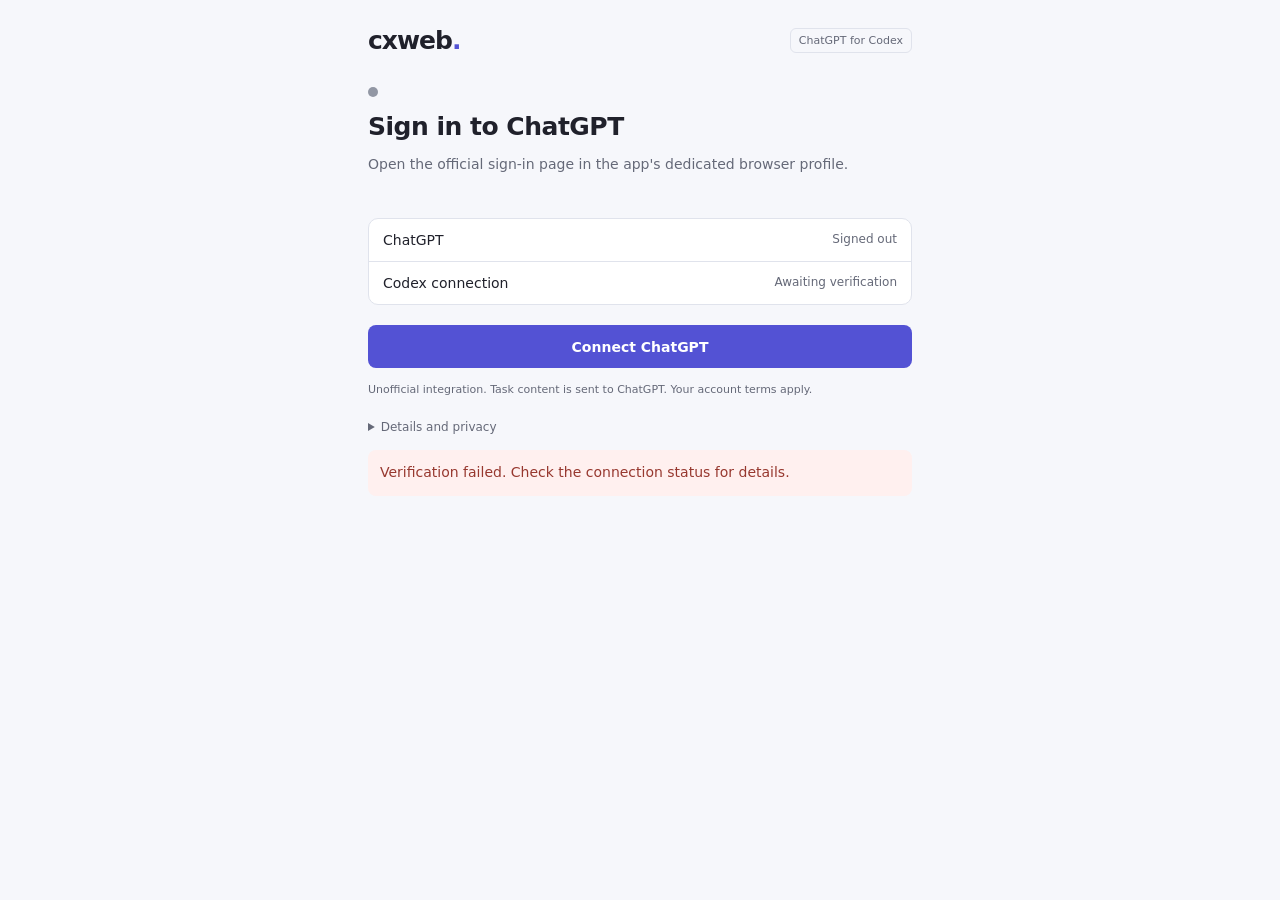
<file: apps/desktop/ui/index.html>
<!doctype html>
<html lang="en"><head><meta charset="utf-8"><meta name="viewport" content="width=device-width, initial-scale=1"><title>cxweb</title><link rel="stylesheet" href="style.css"><script src="installed.js" defer></script><script src="app.js" defer></script></head>
<body><main>
  <header><span class="brand">cxweb<span class="dot">.</span></span><span class="badge">ChatGPT for Codex</span></header>
  <section id="installed-view" hidden>
    <div class="intro" aria-live="polite" aria-atomic="true"><h1 id="installed-heading">Checking connection</h1><p id="installed-description">Reading the installed runtime state.</p></div>
    <div class="rows"><div><span>ChatGPT</span><strong id="installed-chatgpt">Unverified</strong></div><div><span>Codex App</span><strong id="installed-app">Unverified</strong></div><div><span>Codex CLI</span><strong id="installed-cli">Unverified</strong></div></div>
    <button id="installed-refresh" class="primary">Check status</button>
    <button id="installed-retry" class="secondary" hidden disabled>Retry background verification</button>
    <button id="installed-login" class="secondary" hidden disabled>Open ChatGPT sign-in</button>
    <section id="installed-compaction" class="native-form" hidden aria-labelledby="installed-compaction-heading">
      <h2 id="installed-compaction-heading">Compaction model</h2>
      <p>Choose a faster model for history summaries. Your task keeps its selected model and reasoning. This applies to new compactions; a summary already in progress continues with its original choice.</p>
      <label for="installed-compaction-choice">Model used for summaries</label>
      <select id="installed-compaction-choice" disabled></select>
      <p id="installed-compaction-status" role="status" aria-live="polite"></p>
    </section>
    <details><summary>Connection details</summary><div class="details-body native-form">
      <label for="installed-choice">Connected Codex home</label><select id="installed-choice"></select>
      <div id="installed-components" class="selectable"></div>
      <section id="installed-reasoning" class="model-results" hidden aria-live="polite">
        <h2>Models and reasoning</h2>
        <p>Select a model and reasoning level in Codex App or Codex CLI.</p>
        <div id="installed-reasoning-list"></div>
        <p id="installed-reasoning-help" hidden>Verify the remaining reasoning choices with eight fixed test messages. This uses your ChatGPT allowance. No coding tools run and no project files change. Verification continues if you close this window.</p>
        <button id="installed-qualify-reasoning" class="secondary" hidden disabled>Verify reasoning choices</button>
      </section>
      <section aria-labelledby="installed-diagnostics-heading">
        <h2 id="installed-diagnostics-heading">Diagnostics</h2>
        <p>Copy or save connection health and the diagnostics collector version. No account details, paths, tokens, conversations or raw logs are included. Nothing is uploaded.</p>
        <button id="installed-copy-diagnostics" class="secondary" disabled>Copy safe diagnostics</button>
        <button id="installed-export-diagnostics" class="secondary" disabled>Export safe diagnostics</button>
        <p id="installed-diagnostics-result" role="status" aria-live="polite"></p>
      </section>
      <p>Closing this window keeps cxweb in the notification area and leaves your tasks running. Open cxweb again to return here. Removing the connection restores owned configuration changes and keeps your saved ChatGPT sign-in. Existing Codex clients may need a restart.</p>
      <button id="installed-remove" class="secondary" disabled>Remove connection</button>
      <button id="installed-clear-session" class="secondary" hidden disabled>Clear local ChatGPT session</button>
      <p id="installed-session-result" role="status" aria-live="polite"></p>
    </div></details>
    <p id="installed-error" role="alert" hidden></p>
    <dialog id="installed-confirm" aria-labelledby="installed-confirm-title" aria-describedby="installed-confirm-description">
      <h2 id="installed-confirm-title">Stop the task and remove the connection?</h2>
      <p id="installed-confirm-description">The current response will be interrupted.</p>
      <button id="installed-keep" class="secondary" autofocus>Keep connected</button>
      <button id="installed-stop" class="primary">Stop and remove</button>
    </dialog>
    <dialog id="installed-session-confirm" aria-labelledby="installed-session-title" aria-describedby="installed-session-description">
      <h2 id="installed-session-title">Clear the saved ChatGPT session?</h2>
      <p id="installed-session-description">This deletes the dedicated cxweb browser profile on this device. Remove every cxweb connection first and close its sign-in windows. Your Codex sign-in and personal browser profiles are preserved. This does not sign out remote devices or delete conversations stored by ChatGPT.</p>
      <button id="installed-session-keep" class="secondary" autofocus>Keep saved session</button>
      <button id="installed-session-clear" class="primary">Clear local session</button>
    </dialog>
  </section>
  <section id="setup-view" hidden>
  <section class="intro" aria-live="polite" aria-atomic="true">
    <span class="status-light" id="light" aria-hidden="true"></span>
    <h1 id="heading">Sign in to ChatGPT</h1>
    <p id="description">Open the official sign-in page in the app's dedicated browser profile.</p>
  </section>
  <div class="rows"><div><span>ChatGPT</span><strong id="chatgpt">Signed out</strong></div><div><span>Codex connection</span><strong id="codex">Awaiting verification</strong></div></div>
  <div id="models" class="model-results" hidden></div>
  <button id="connect" class="primary">Connect ChatGPT</button>
  <section id="qualification" hidden>
    <p>Send one fixed test message in a new Temporary Chat using the selected route. This uses your ChatGPT allowance.</p>
    <button id="test-text" class="primary">Send text test</button>
  </section>
  <section id="tool-qualification" hidden>
    <p>Send one tool protocol test in a new Temporary Chat. This uses your ChatGPT allowance. The test requests sample tool calls; it does not execute tools or change files.</p>
    <button id="test-tools" class="primary">Send tool protocol test</button>
  </section>
  <section id="background-control" hidden>
    <p>Close the sign-in window and check whether the saved session works in the background. Closing the cxweb control window keeps its runtime running.</p>
    <button id="background" class="secondary">Continue in background</button>
  </section>
  <p id="background-status" class="disclosure" hidden>The ChatGPT session is running in the background. No browser window needs to remain open.</p>
  <p class="disclosure">Unofficial integration. Task content is sent to ChatGPT. Your account terms apply.</p>
  <details><summary>Details and privacy</summary><div class="details-body">
    <p>ChatGPT Web routes support text and coding tools. Built-in Codex web search is unavailable on these routes; use a native Codex model for web search.</p>
    <p>This development build verifies sign-in and runs explicit transport tests. Production Codex routing is not active.</p>
    <p>Enter passwords and verification codes only on the official page in the browser window. The app uses its own local profile.</p>
    <p>Browser automation is not an officially supported API. Provider terms may restrict automated retrieval of output; consent in this app does not change those terms.</p>
    <p>Official terms: <span class="selectable">https://openai.com/policies/eu-terms-of-use/</span></p>
    <p id="runtime">The browser has not started yet.</p><p id="diagnostic"></p>
    <button id="native-discover" class="secondary">Find Codex installations</button>
    <div id="native-targets" class="selectable" aria-live="polite" hidden></div>
    <form id="native-preflight-form" class="native-form">
      <h2>Check a Codex target</h2>
      <p>Select the executable and directories for the client you intend to connect. The app and terminals can use different Codex homes.</p>
      <label for="native-choice">Discovered executable</label>
      <select id="native-choice"><option value="">Choose an installation or enter a path below</option></select>
      <label for="native-client">Codex executable path</label>
      <input id="native-client" type="text" autocomplete="off" spellcheck="false" placeholder="C:\path\to\codex.exe" required>
      <label for="native-home">Codex home directory (CODEX_HOME)</label>
      <input id="native-home" type="text" autocomplete="off" spellcheck="false" placeholder="C:\Users\you\.codex" required>
      <label for="native-cwd">Working directory</label>
      <input id="native-cwd" type="text" autocomplete="off" spellcheck="false" placeholder="C:\path\to\project" required>
      <p>This starts only a reviewed Codex backend for configuration and account-status checks. It sends no model request and leaves your login and configuration unchanged. Codex may update its own logs or cache.</p>
      <button id="native-preflight" class="secondary" type="submit">Check selected target</button>
    </form>
    <div id="native-preflight-result" class="selectable" aria-live="polite" hidden></div>
    <section>
      <h2>Connect Codex</h2>
      <p>Publish the verified ChatGPT route to Codex CLI and Codex App using the selected Codex home. This adds a local connection to config.toml and installs a background runtime. Your existing models remain available. Restart both clients after connecting.</p>
      <button id="activate-codex" class="secondary" disabled>Connect to Codex</button>
      <p id="activation-result" class="selectable" aria-live="polite" hidden></p>
    </section>
    <section id="native-text-control">
      <h2>Test the selected Codex client</h2>
      <p>Complete the background tool protocol test first. This sends one text test through the selected Codex backend and ChatGPT, using your ChatGPT allowance. The test uses an isolated Codex workspace. Your Codex configuration remains unchanged.</p>
      <button id="native-text" class="secondary" disabled>Test selected client</button>
      <button id="native-tools" class="secondary" disabled>Test coding tools</button>
      <p>This tool test asks Codex to read one test file, create one file and run a command that checks the result in a disposable workspace. It uses additional ChatGPT responses. Only these exact fixture operations are allowed.</p>
      <button id="native-repair" class="secondary" disabled>Test failure and repair</button>
      <p>This test starts with an incorrect fixture file. Codex must observe a failing test, repair that file and rerun the test successfully. It uses additional ChatGPT responses in an isolated workspace.</p>
      <button id="native-denial" class="secondary" disabled>Test command denial</button>
      <p>This test asks Codex to read one test file, declines the request and verifies the denial reaches the final response. It uses additional ChatGPT responses.</p>
      <button id="native-cancel" class="secondary" hidden disabled>Cancel client test</button>
      <button id="reset-test" class="secondary" hidden disabled>Reset client test session</button>
      <p id="reset-test-help" hidden>Release the idle test session to verify another route or sign in again. Your saved sign-in remains on this device. No test message is sent.</p>
      <p id="native-text-result" class="selectable" aria-live="polite" hidden></p>
    </section>
  </div></details>
  <p id="error" role="alert" hidden></p>
  </section>
</main></body></html>
</file>
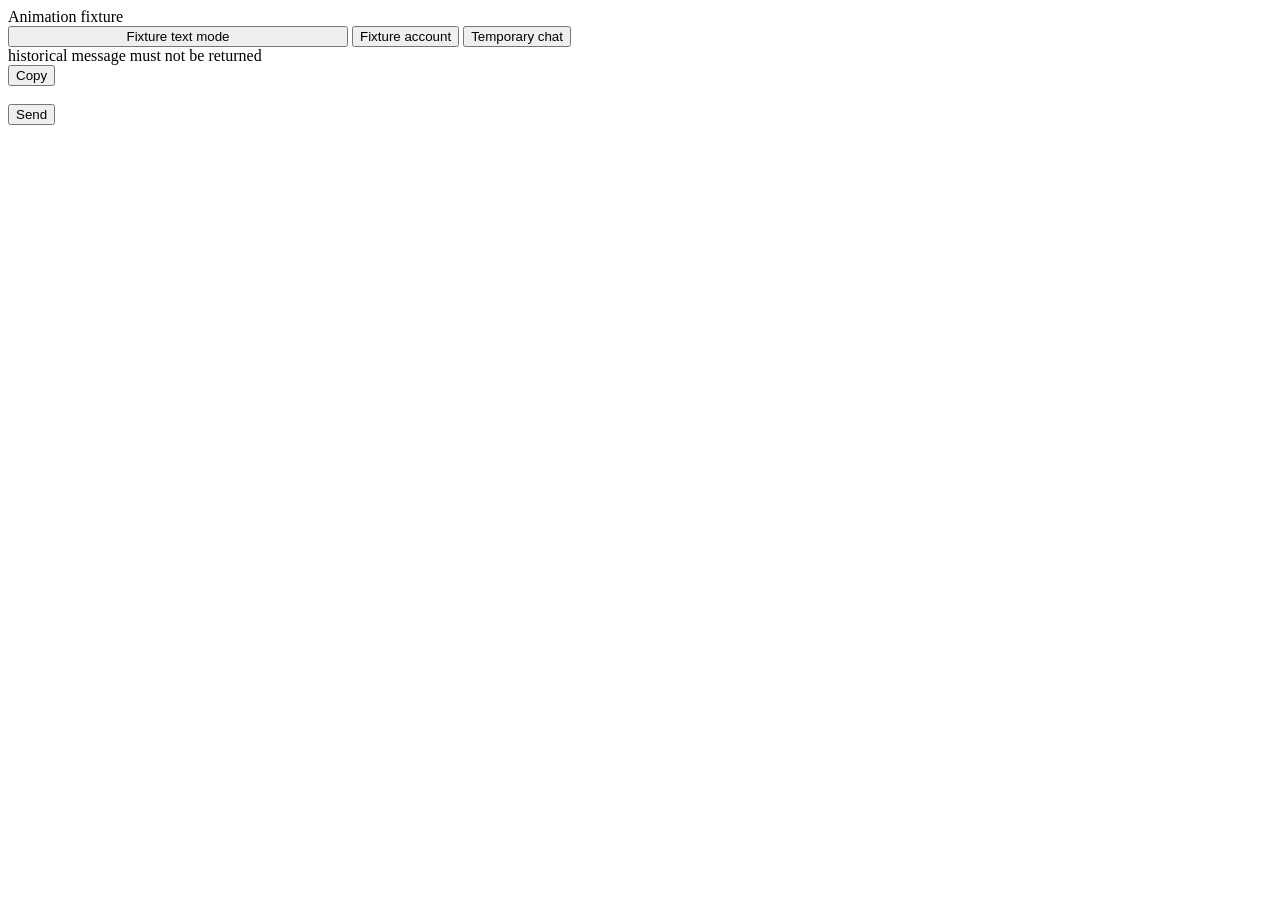
<file: crates/browser-adapter/src/dom/fixture.html>
<!doctype html><html><head><meta charset="utf-8"><title>cxweb synthetic fixture</title>
<style>@keyframes fixture-progress { from { opacity: 0; } to { opacity: 1; } } #fixture-animation { animation: fixture-progress 100ms linear forwards; }</style>
</head><body><div id="fixture-animation">Animation fixture</div>
<form><button type="button" data-testid="model-switcher-dropdown-button" aria-haspopup="menu" aria-expanded="false" style="width:340px">Fixture text mode</button>
<button type="button" data-testid="accounts-profile-button" aria-controls="account-menu" aria-expanded="false">Fixture account</button>
<div id="account-menu" role="menu" hidden><button type="button" role="menuitem" id="fixture-scope-trigger" aria-haspopup="menu" aria-expanded="false" aria-controls="fixture-scope-menu">Fixture profile</button><button type="button" role="menuitem" id="fixture-settings">Settings</button><div role="menuitemradio" aria-checked="true" data-workspace-id="fixture-workspace">Fixture workspace</div></div>
<div id="fixture-scope-menu" role="menu" hidden><button type="button" role="menuitemradio" aria-checked="true" data-workspace-id="fixture-workspace">Personal workspace</button><button type="button" role="menuitem">Add account</button></div>
<div role="dialog" id="fixture-account-settings" hidden>
  <button type="button" role="tab" aria-selected="true" aria-controls="fixture-general">General</button>
  <button type="button" role="tab" aria-selected="false" aria-controls="fixture-account">Account</button>
  <div role="tabpanel" id="fixture-general">General preferences</div>
  <div role="tabpanel" id="fixture-account" hidden>Loading</div>
</div>
<button data-testid="temporary-chat-button">Temporary chat</button>
<div id="model-menu" role="group" data-testid="composer-intelligence-picker-content" hidden>
  <div data-testid="composer-model-picker-slider-advanced-view" hidden>
    <button type="button" role="menuitemradio" data-testid="model-fixture-text" aria-checked="true">Fixture text mode</button>
    <button type="button" role="menuitemradio" data-testid="model-fixture-reasoning" aria-checked="false">Fixture reasoning mode</button>
    <button type="button" role="menuitemradio" aria-checked="false" aria-disabled="true">Fixture unavailable</button>
  </div>
  <div data-testid="composer-model-picker-slider-simple-view"><span id="fixture-effort-label" style="display:block">Standard, 1 of 2.</span><button type="button" role="menuitem" aria-label="Select model">Choose family</button><div data-model-reasoning-effort-slider><input role="slider" aria-valuemin="0" aria-valuemax="1" aria-valuenow="0"></div></div>
</div>
<div data-turn-id-container="old-assistant"><section data-testid="conversation-turn-old" data-turn-id="old-assistant" data-turn="assistant"><div data-message-author-role="assistant"><div class="markdown">historical message must not be returned</div></div><button data-testid="copy-turn-action-button">Copy</button></section></div>
<div id="prompt-textarea" contenteditable="true"></div><button type="button" data-testid="send-button">Send</button></form>
<script>
document.querySelector('#fixture-scope-trigger').onmouseenter = event => {
  const submenu = document.querySelector('#fixture-scope-menu');
  for (const child of submenu.children) child.hidden = true;
  setTimeout(() => {
    if (document.querySelector('#account-menu').hidden) return;
    event.target.setAttribute('aria-expanded', 'true');
    submenu.hidden = false;
    // A mounted portal can precede its visible account rows.
    setTimeout(() => { for (const child of submenu.children) child.hidden = false; }, window.fixtureAccountRowsDelay ?? 250);
  }, 60);
};
document.querySelector('#fixture-scope-menu').onclick = () => { throw new Error('The account observer must never select a workspace'); };
document.querySelector('[aria-label="Select model"]').onclick = () => {
  document.querySelector('[data-testid="composer-model-picker-slider-simple-view"]').hidden = true;
  document.querySelector('[data-testid="composer-model-picker-slider-advanced-view"]').hidden = false;
};
for (const option of document.querySelectorAll('[data-testid="composer-model-picker-slider-advanced-view"] [role="menuitemradio"]')) {
  option.onclick = () => {
    setTimeout(() => {
      for (const item of option.parentElement.children) item.setAttribute('aria-checked', String(item === option));
      option.parentElement.hidden = true;
      document.querySelector('[data-testid="composer-model-picker-slider-simple-view"]').hidden = false;
      document.querySelector('[data-testid="model-switcher-dropdown-button"]').textContent = option.textContent;
    }, 40);
  };
}
document.querySelector('#fixture-settings').onclick = () => {
  document.querySelector('#account-menu').hidden = true;
  document.querySelector('[data-testid="accounts-profile-button"]').setAttribute('aria-expanded', 'false');
  document.querySelector('#fixture-account-settings').hidden = false;
};
document.querySelector('[aria-controls="fixture-account"]').onclick = event => {
  document.querySelector('[aria-controls="fixture-general"]').setAttribute('aria-selected', 'false');
  event.currentTarget.setAttribute('aria-selected', 'true');
  document.querySelector('#fixture-general').hidden = true;
  document.querySelector('#fixture-account').hidden = false;
  setTimeout(() => { document.querySelector('#fixture-account').textContent = 'Email: fixture@example.invalid'; }, 80);
};
document.querySelector('[data-testid="accounts-profile-button"]').onclick = event => {
  const menu = document.querySelector('#account-menu');
  menu.hidden = !menu.hidden;
  event.currentTarget.setAttribute('aria-expanded', String(!menu.hidden));
};
document.querySelector('[data-testid="accounts-profile-button"]').onkeydown = event => {
  if (event.key === 'Enter') { event.preventDefault(); event.currentTarget.click(); }
};
document.querySelector('[data-testid="model-switcher-dropdown-button"]').onclick = () => {
  const menu = document.querySelector('#model-menu'); setTimeout(() => {
    menu.hidden = !menu.hidden;
    document.querySelector('[data-testid="model-switcher-dropdown-button"]').setAttribute('aria-expanded', String(!menu.hidden));
  }, 40);
};
document.querySelector('[data-testid="model-switcher-dropdown-button"]').onmouseenter = event => {
  event.currentTarget.style.width = '100px';
};
document.querySelector('[data-testid="model-switcher-dropdown-button"]').onkeydown = event => {
  if (event.key === 'Enter') {
    event.preventDefault();
    document.querySelector('[data-testid="model-switcher-dropdown-button"]').click();
  }
};
document.addEventListener('keydown', event => {
  if (event.key === 'Escape' && !document.querySelector('#model-menu').hidden) {
    setTimeout(() => {
      document.querySelector('#model-menu').hidden = true;
      document.querySelector('[data-testid="model-switcher-dropdown-button"]').setAttribute('aria-expanded', 'false');
    }, 80);
  }
  if (event.key === 'Escape') {
    document.querySelector('#fixture-scope-menu').hidden = true;
    document.querySelector('#fixture-scope-trigger').setAttribute('aria-expanded', 'false');
    document.querySelector('#fixture-account-settings').hidden = true;
    document.querySelector('#account-menu').hidden = true;
    document.querySelector('[data-testid="accounts-profile-button"]').setAttribute('aria-expanded', 'false');
  }
  if (event.target?.getAttribute('role') === 'slider' && ['ArrowLeft', 'ArrowRight'].includes(event.key)) {
    const slider = event.target;
    const current = Number(slider.getAttribute('aria-valuenow'));
    const next = Math.max(0, Math.min(1, current + (event.key === 'ArrowRight' ? 1 : -1)));
    setTimeout(() => {
      slider.setAttribute('aria-valuenow', String(next));
      // Delayed accessible text must not be paired with the new numeric value.
      setTimeout(() => {
        const family = document.querySelector('[data-testid="composer-model-picker-slider-advanced-view"] [aria-checked="true"]').textContent;
        document.querySelector('#fixture-effort-label').textContent = next === 1 && document.body.dataset.fixtureEffortFailure === family
          ? 'Unqualified label' : `${next === 0 ? 'Standard' : 'Extended'}, ${next + 1} of 2.`;
      }, 40);
    }, 40);
  }
});
document.querySelector('[data-testid="send-button"]').onclick = () => {
  const composer = document.querySelector('#prompt-textarea');
  const userContainer = document.createElement('div'); userContainer.dataset.turnIdContainer = 'new-user';
  const user = document.createElement('section'); user.dataset.testid = 'conversation-turn-user'; user.dataset.turnId = 'new-user'; user.dataset.turn = 'user';
  const userContent = document.createElement('div'); userContent.dataset.messageAuthorRole = 'user';
  const message = document.createElement('div'); message.style.whiteSpace = 'pre-wrap'; message.style.maxHeight = '24px'; message.style.overflow = 'hidden'; message.textContent = composer.innerText;
  const expand = document.createElement('button'); expand.type = 'button'; expand.textContent = 'Show more';
  userContent.append(message, expand); user.append(userContent); userContainer.append(user); document.body.append(userContainer);
  const assistantContainer = document.createElement('div'); assistantContainer.dataset.turnIdContainer = 'new-assistant';
  const turn = document.createElement('section'); turn.dataset.testid = 'conversation-turn-new'; turn.dataset.turnId = 'new-assistant'; turn.dataset.turn = 'assistant';
  const assistant = document.createElement('div'); assistant.dataset.messageAuthorRole = 'assistant';
  const text = document.createElement('div'); text.className = 'markdown'; text.textContent = 'fixture response'; assistant.append(text);
  const complete = document.createElement('button'); complete.dataset.testid = 'copy-turn-action-button'; complete.textContent = 'Copy';
  turn.append(assistant, complete); assistantContainer.append(turn); document.body.append(assistantContainer); composer.replaceChildren();
};
</script></body></html>
</file>
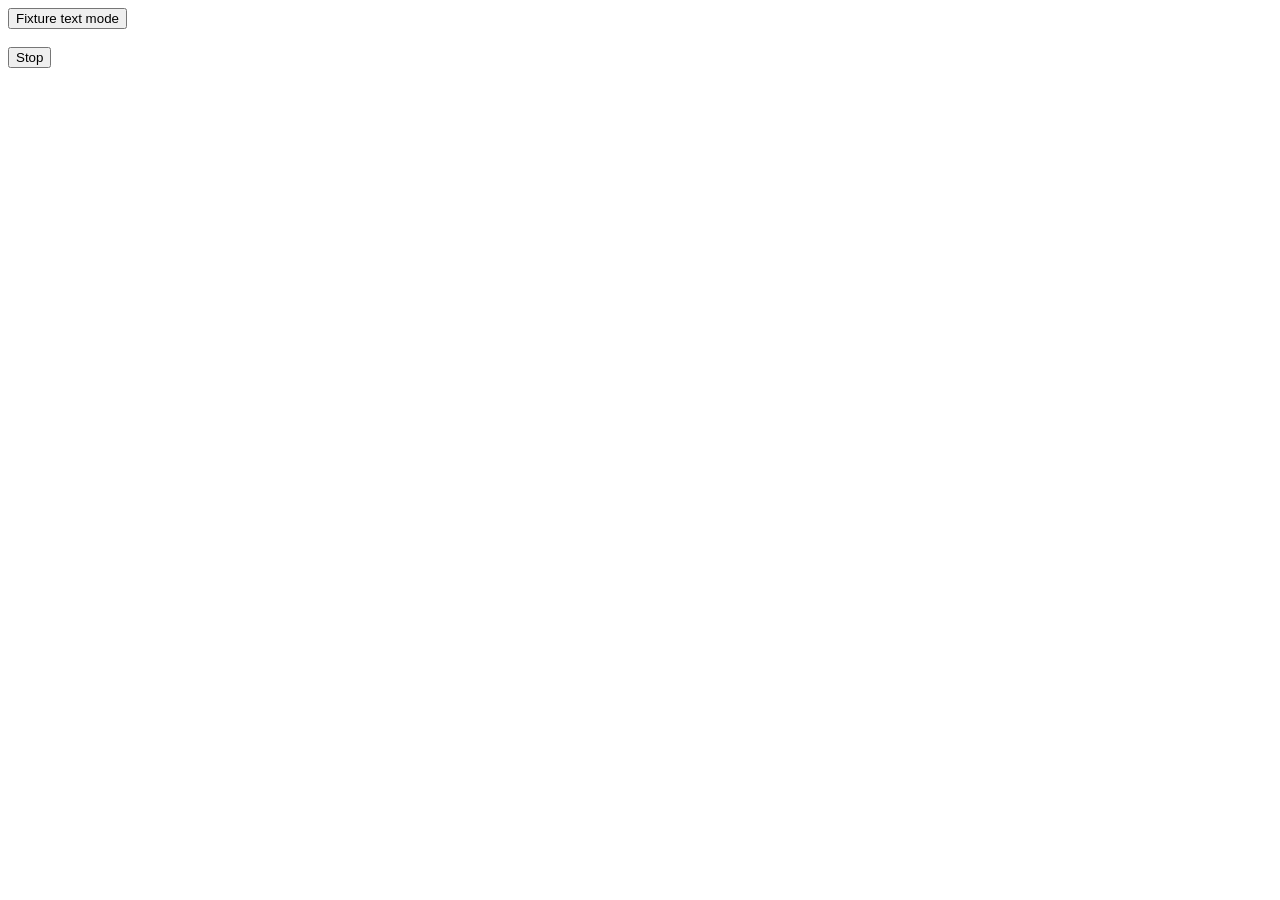
<file: crates/browser-adapter/src/dom/fixture_stop.html>
<!doctype html><html><head><meta charset="utf-8"><title>cxweb cancellation fixture</title></head><body>
<form><button type="button" data-testid="model-switcher-dropdown-button" aria-haspopup="menu">Fixture text mode</button>
<div id="prompt-textarea" contenteditable="true"></div></form>
<button data-testid="stop-button" onclick="this.remove()">Stop</button>
</body></html>
</file>
<file: apps/desktop/ui/style.css>
:root { color-scheme:light dark; font-family: "Segoe UI",system-ui,sans-serif; font-size:14px; background:#f6f7fb; color:#20212b; --muted:#656978; --line:#e0e3ec; --accent:#5352d4; --panel:#fff; }
* { box-sizing:border-box; } body { margin:0; } main { padding:26px 28px 24px; max-width:600px; margin:auto; } header { display:flex; justify-content:space-between; align-items:center; gap:12px; } .brand { font-size:25px; font-weight:700; letter-spacing:-1px; } .dot { color:var(--accent); } .badge { font-size:11px; padding:5px 8px; border:1px solid var(--line); border-radius:6px; color:var(--muted); }
.intro { padding-top:32px; } .status-light { display:block; width:10px; height:10px; background:#9297a4; border-radius:50%; margin-bottom:14px; } .status-light.pending { background:#cf932b; } h1 { font-size:25px; line-height:1.25; font-weight:650; margin:0 0 12px; letter-spacing:-.5px; } p { line-height:1.55; margin:0 0 12px; } #description { color:var(--muted); min-height:44px; }
.rows { border:1px solid var(--line); background:var(--panel); border-radius:10px; margin:20px 0; } .rows>div { display:flex; flex-wrap:wrap; gap:8px; justify-content:space-between; padding:13px 14px; } .rows>div+div { border-top:1px solid var(--line); } .rows strong { font-size:12px; font-weight:500; color:var(--muted); } button { font:inherit; cursor:pointer; } .primary { border:0; border-radius:8px; background:var(--accent); color:white; width:100%; min-height:43px; padding:11px 14px; font-weight:600; } .primary:hover { filter:brightness(1.08); } button:disabled { opacity:.6; cursor:wait; } :focus-visible { outline:3px solid #9b9bf3; outline-offset:3px; } .disclosure { color:var(--muted); font-size:11px; margin-top:13px; } details { margin-top:22px; } summary { color:var(--muted); cursor:pointer; font-size:12px; } .details-body { padding-top:14px; font-size:12px; color:var(--muted); } .selectable { overflow-wrap:anywhere; user-select:text; } #error { padding:12px; background:#fff0ef; color:#97382f; border-radius:8px; margin-top:16px; } #diagnostic { font-family:Consolas,monospace; overflow-wrap:anywhere; }
.model-results { border:1px solid var(--line); background:var(--panel); border-radius:10px; padding:13px 14px; margin:-8px 0 20px; color:var(--muted); font-size:12px; }
.model-results strong { color:inherit; }
.model-results ul { margin:9px 0; padding-left:20px; }
.model-results p { margin:0; }
.secondary { border:1px solid var(--line); border-radius:8px; background:var(--panel); color:inherit; width:100%; min-height:43px; padding:11px 14px; font-weight:600; }
#qualification, #tool-qualification, #background-control { margin-top:16px; }
.native-form { margin-top:20px; } .native-form h2 { font-size:16px; } .native-form label { display:block; margin:12px 0 5px; }
.native-form input, .native-form select { width:100%; min-height:36px; padding:7px 9px; border:1px solid var(--line); border-radius:6px; background:var(--panel); color:inherit; font:inherit; }
.native-form p { margin-top:12px; } #native-preflight-result { margin-top:14px; }
#installed-retry, #installed-remove { margin-top:12px; }
#installed-login, #installed-export-diagnostics { margin-top:12px; }
#installed-reasoning { margin:16px 0 0; }
#installed-reasoning h2 { font-size:16px; margin:0 0 10px; color:inherit; }
#installed-reasoning-help, #installed-qualify-reasoning { margin-top:12px; }
#installed-error { padding:12px; border:1px solid var(--line); border-radius:8px; margin-top:16px; }
#installed-components { margin-top:16px; }
dialog { max-width:min(400px, calc(100vw - 32px)); border:1px solid var(--line); border-radius:12px; background:var(--panel); color:inherit; padding:22px; }
dialog::backdrop { background:rgb(0 0 0 / 55%); }
dialog h2 { font-size:20px; margin-top:0; }
dialog button + button { margin-top:10px; }
@media(prefers-color-scheme:dark) { :root { background:#18191f; color:#ebedf5; --muted:#a0a5b5; --line:#30323d; --accent:#7774ed; --panel:#202129; } #error { background:#382521; color:#ffb5aa; } }
@media(max-width:380px) { main { padding:22px 18px; } header { align-items:flex-start; } .badge { max-width:115px; } }
</file>
